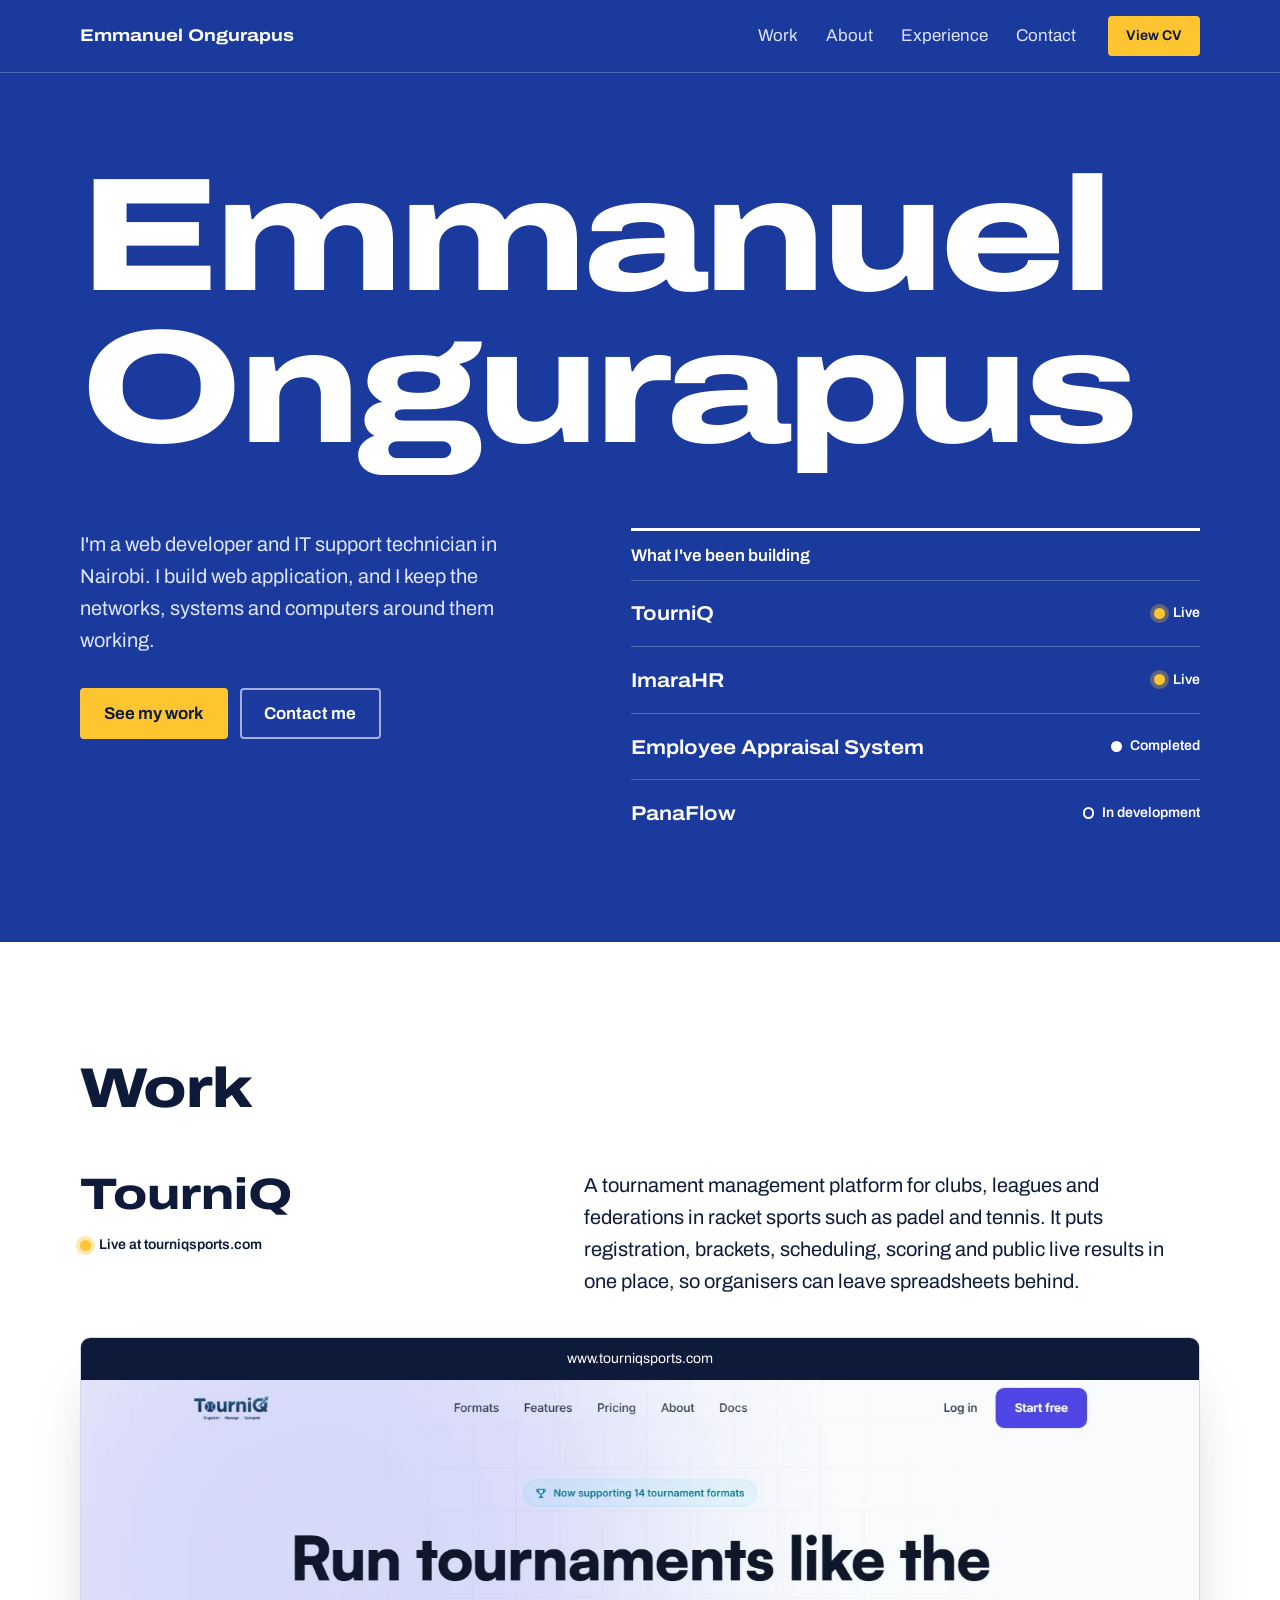
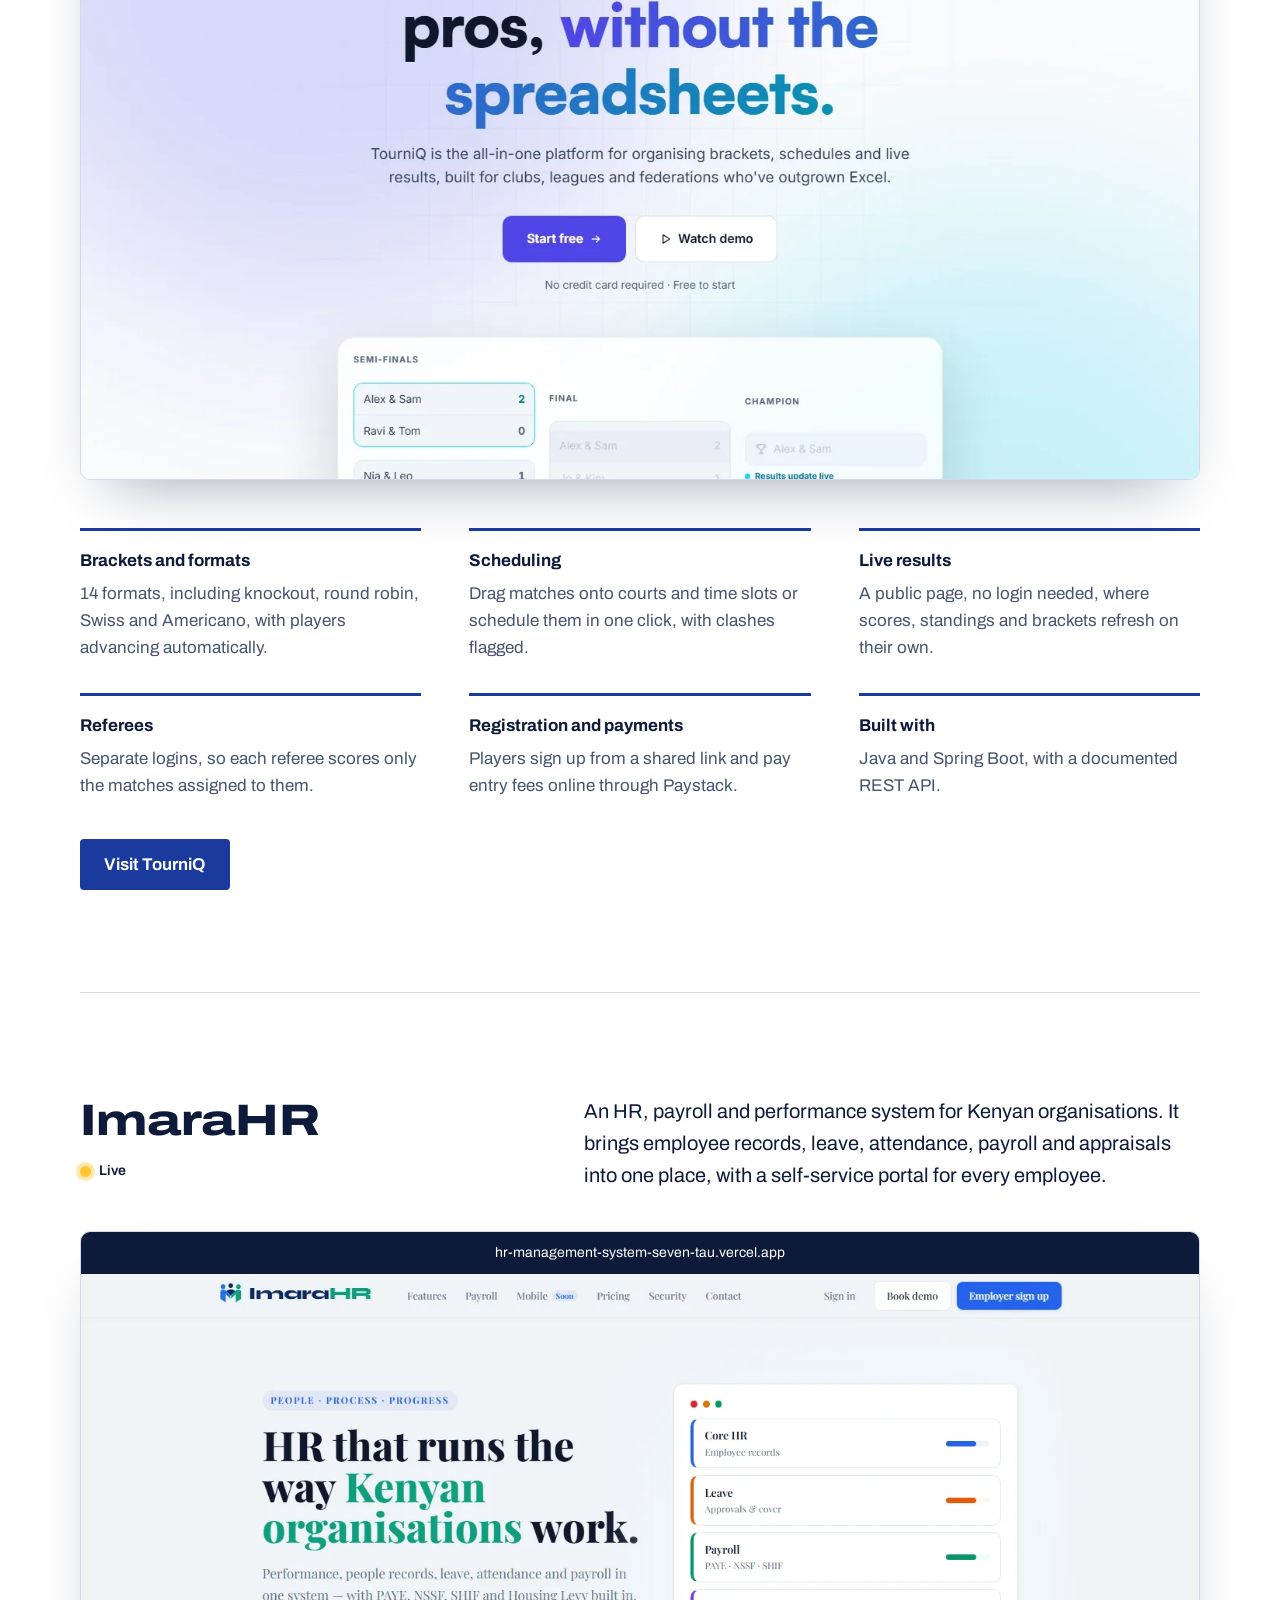
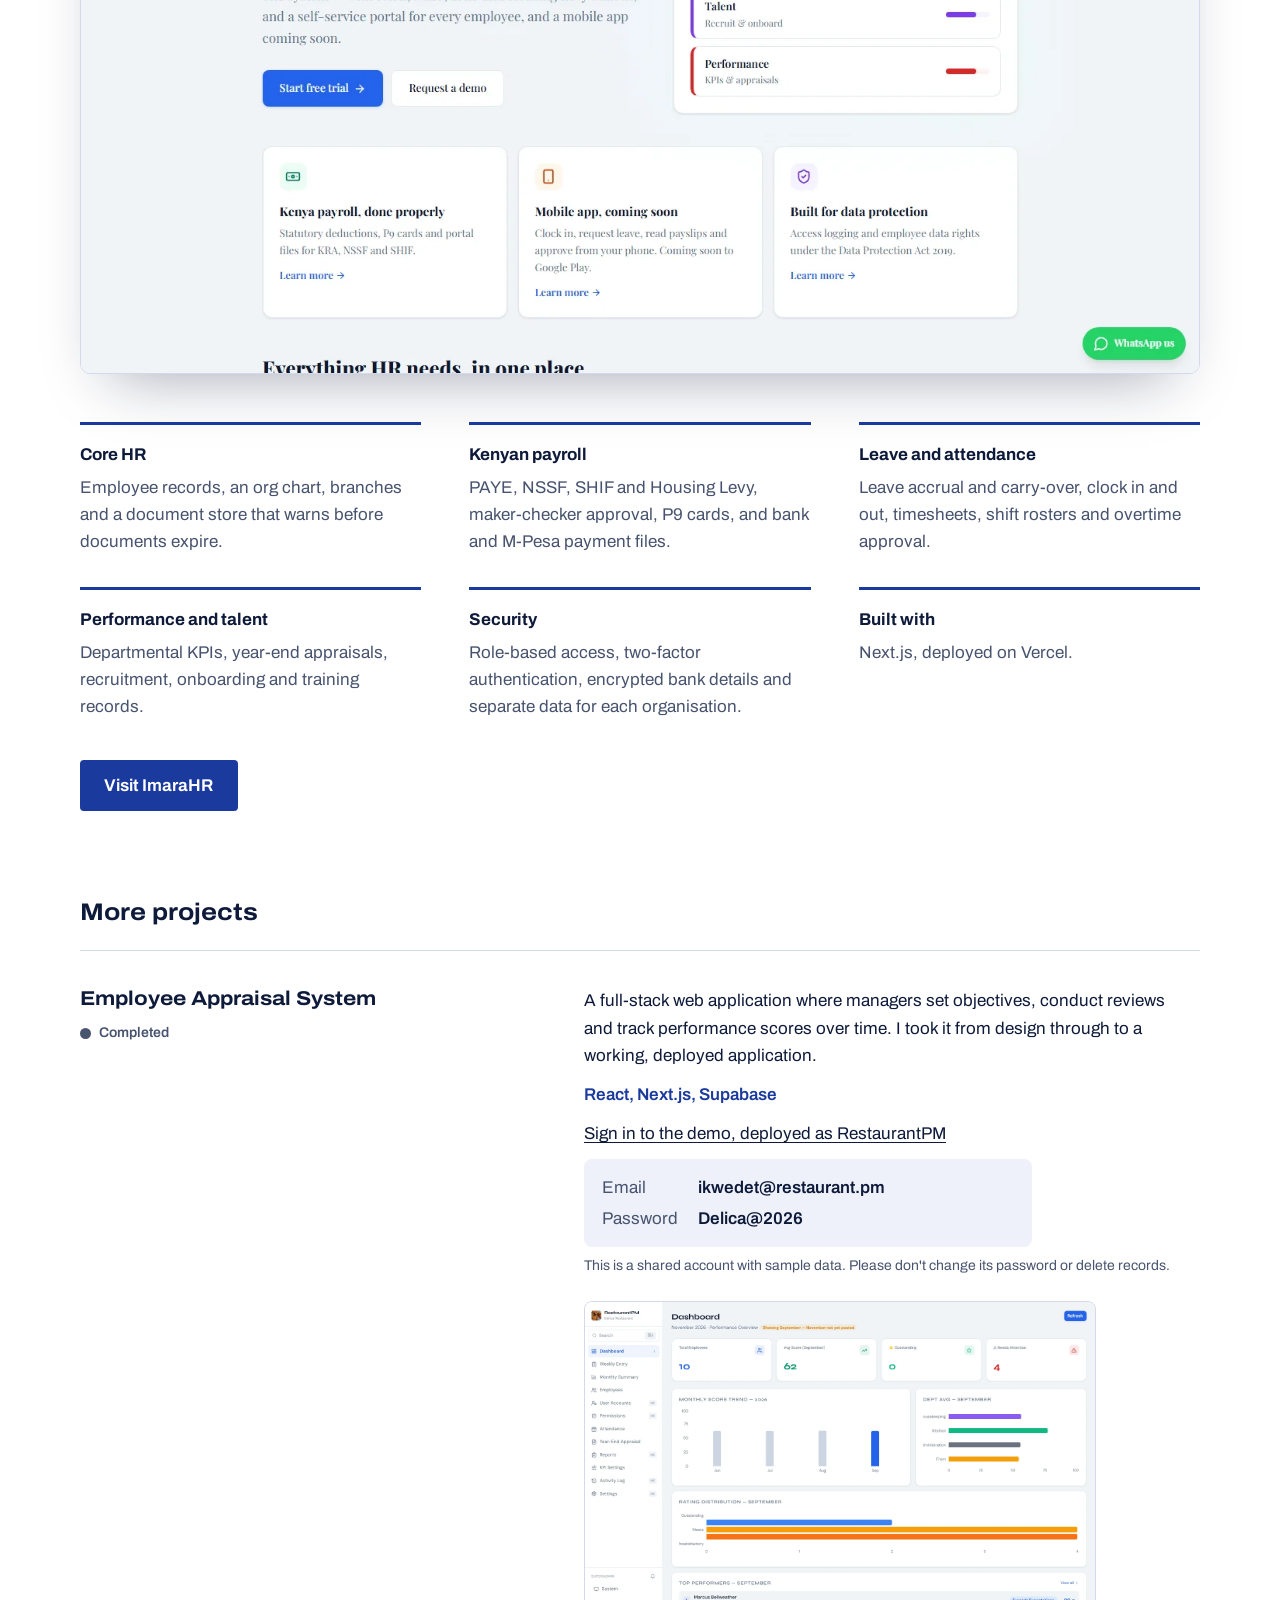
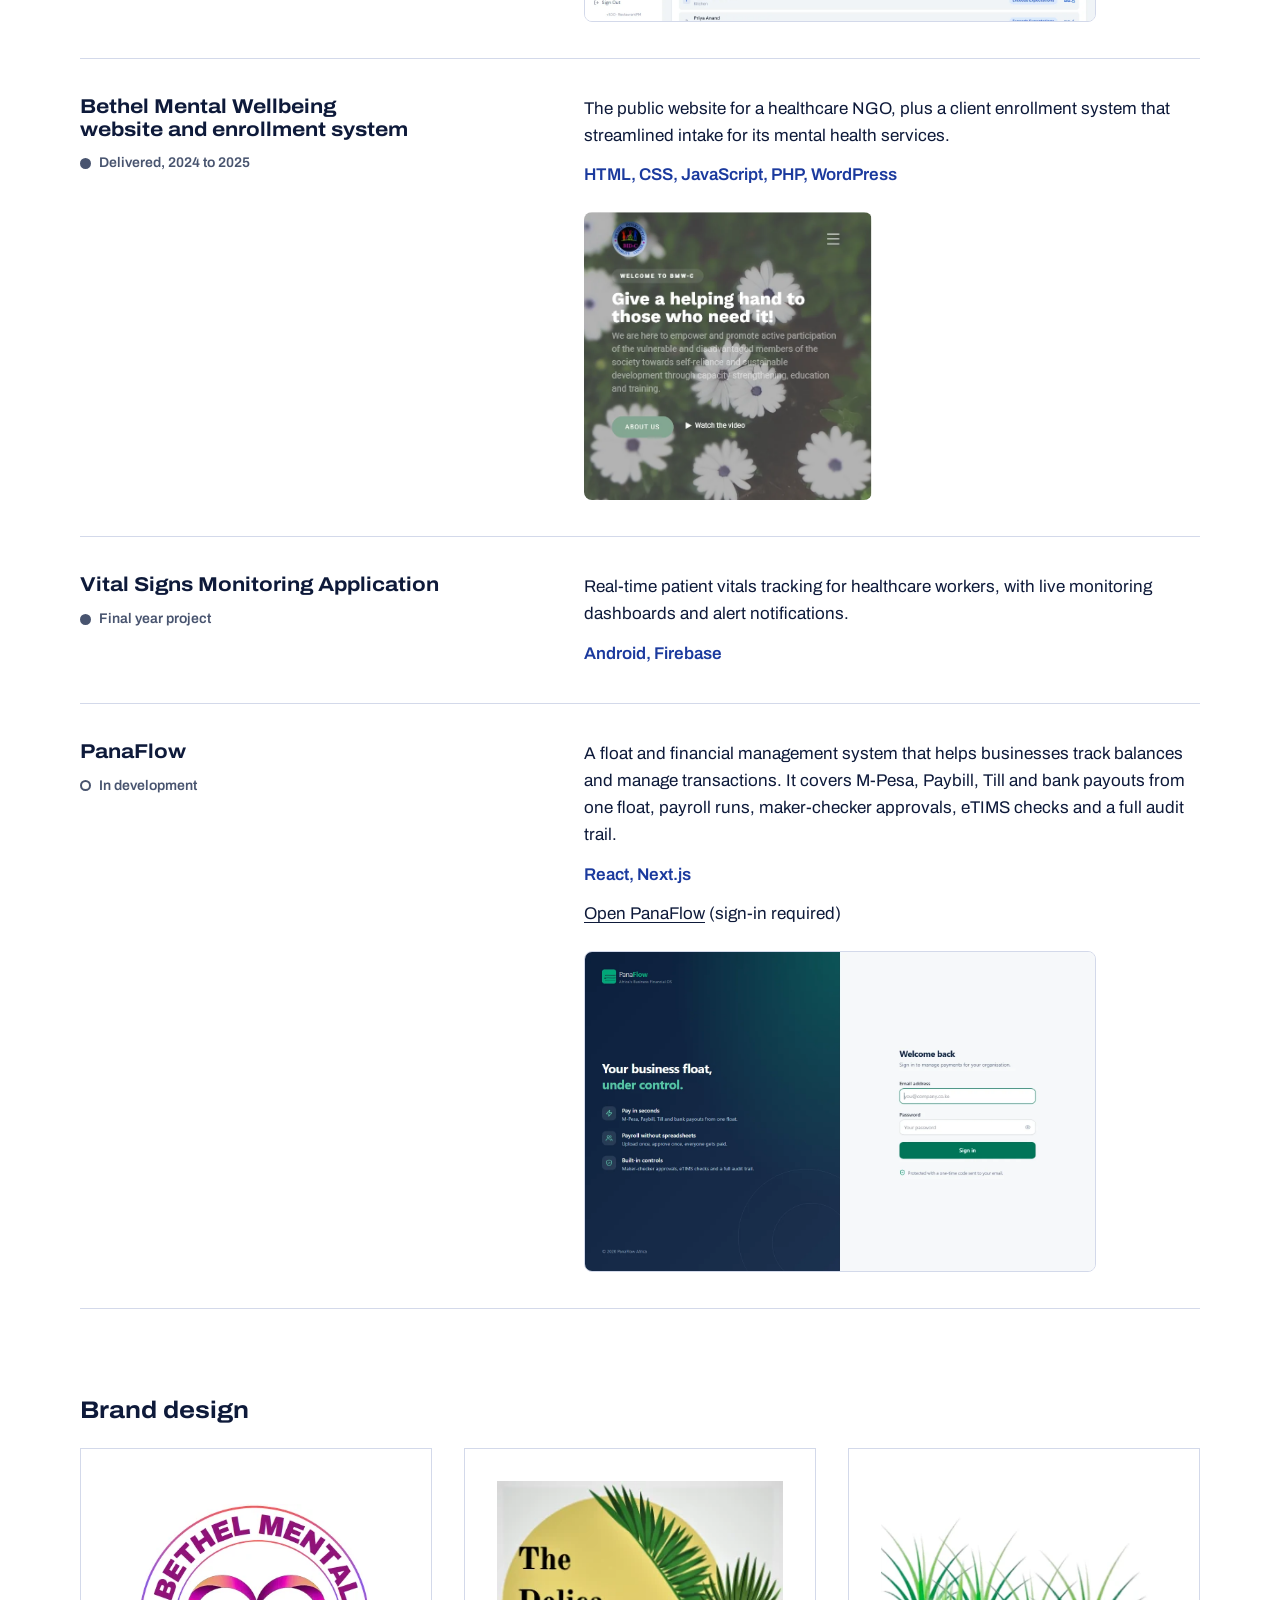
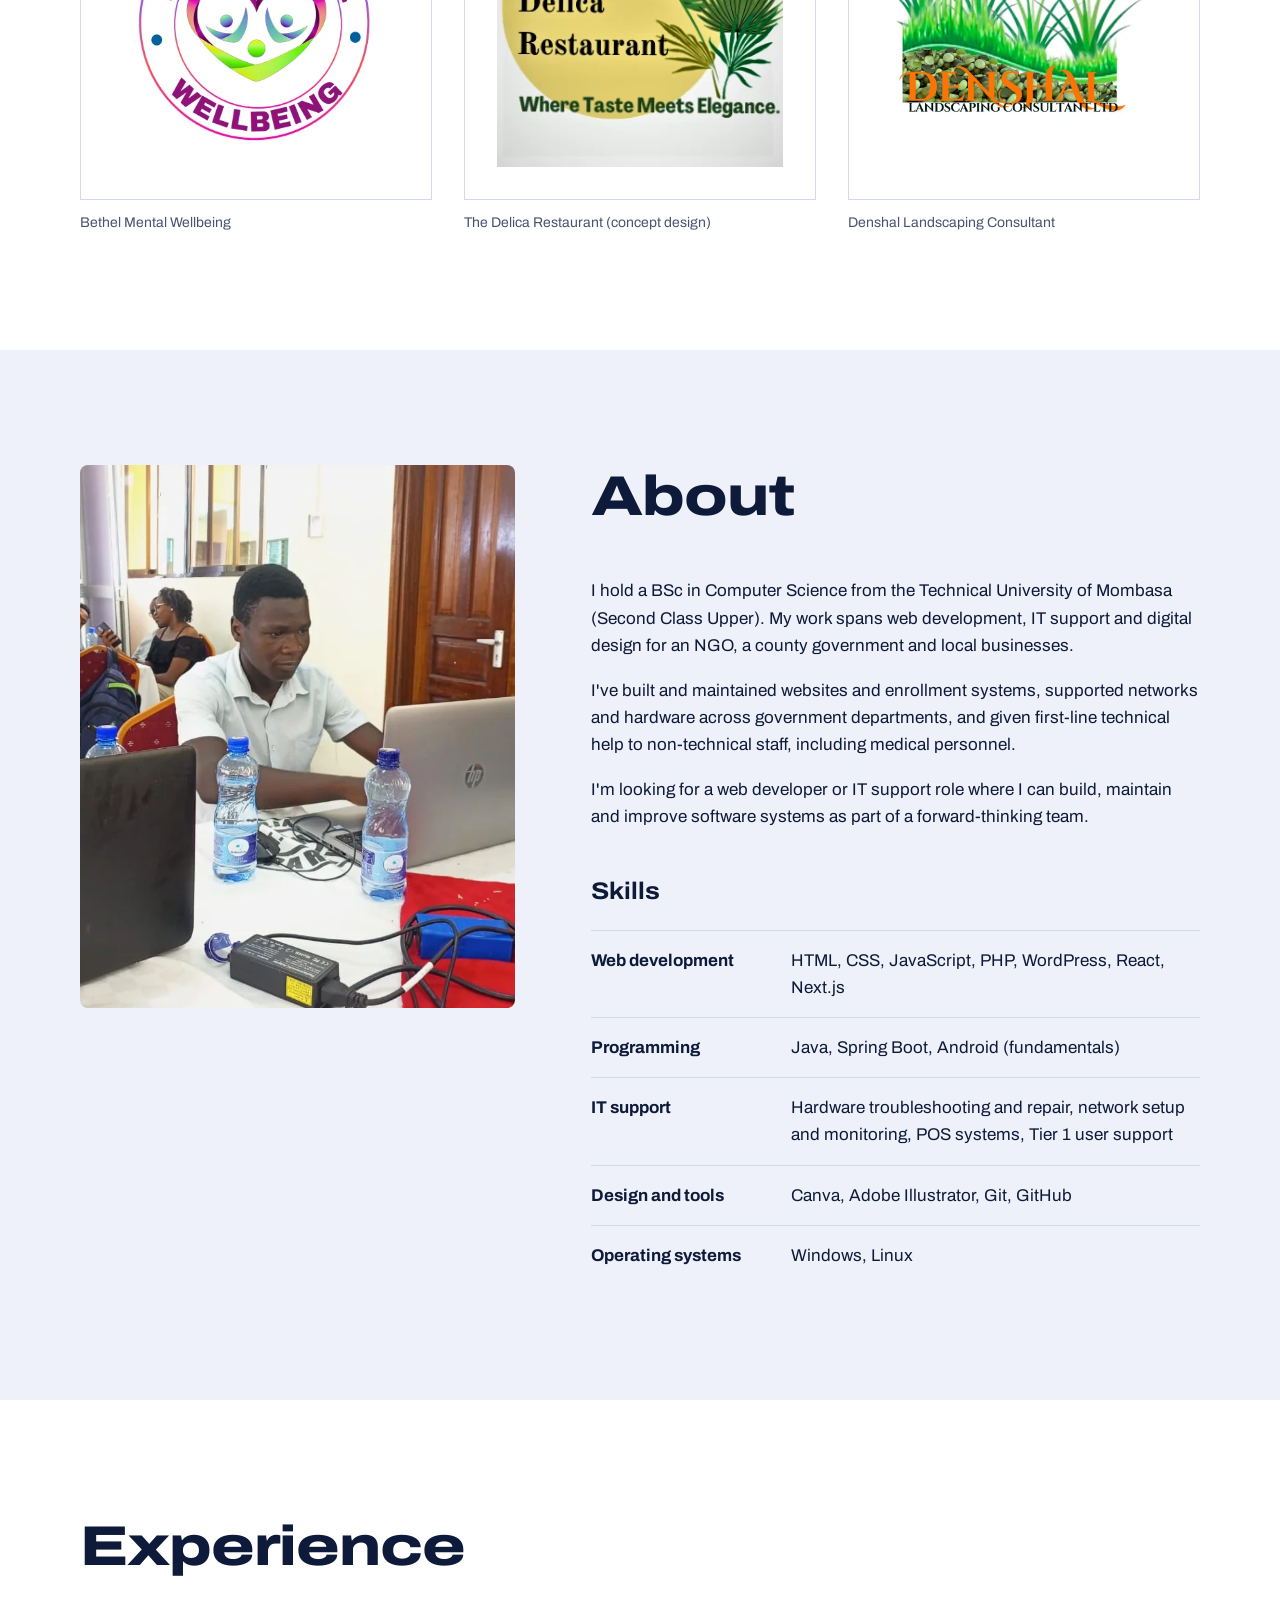
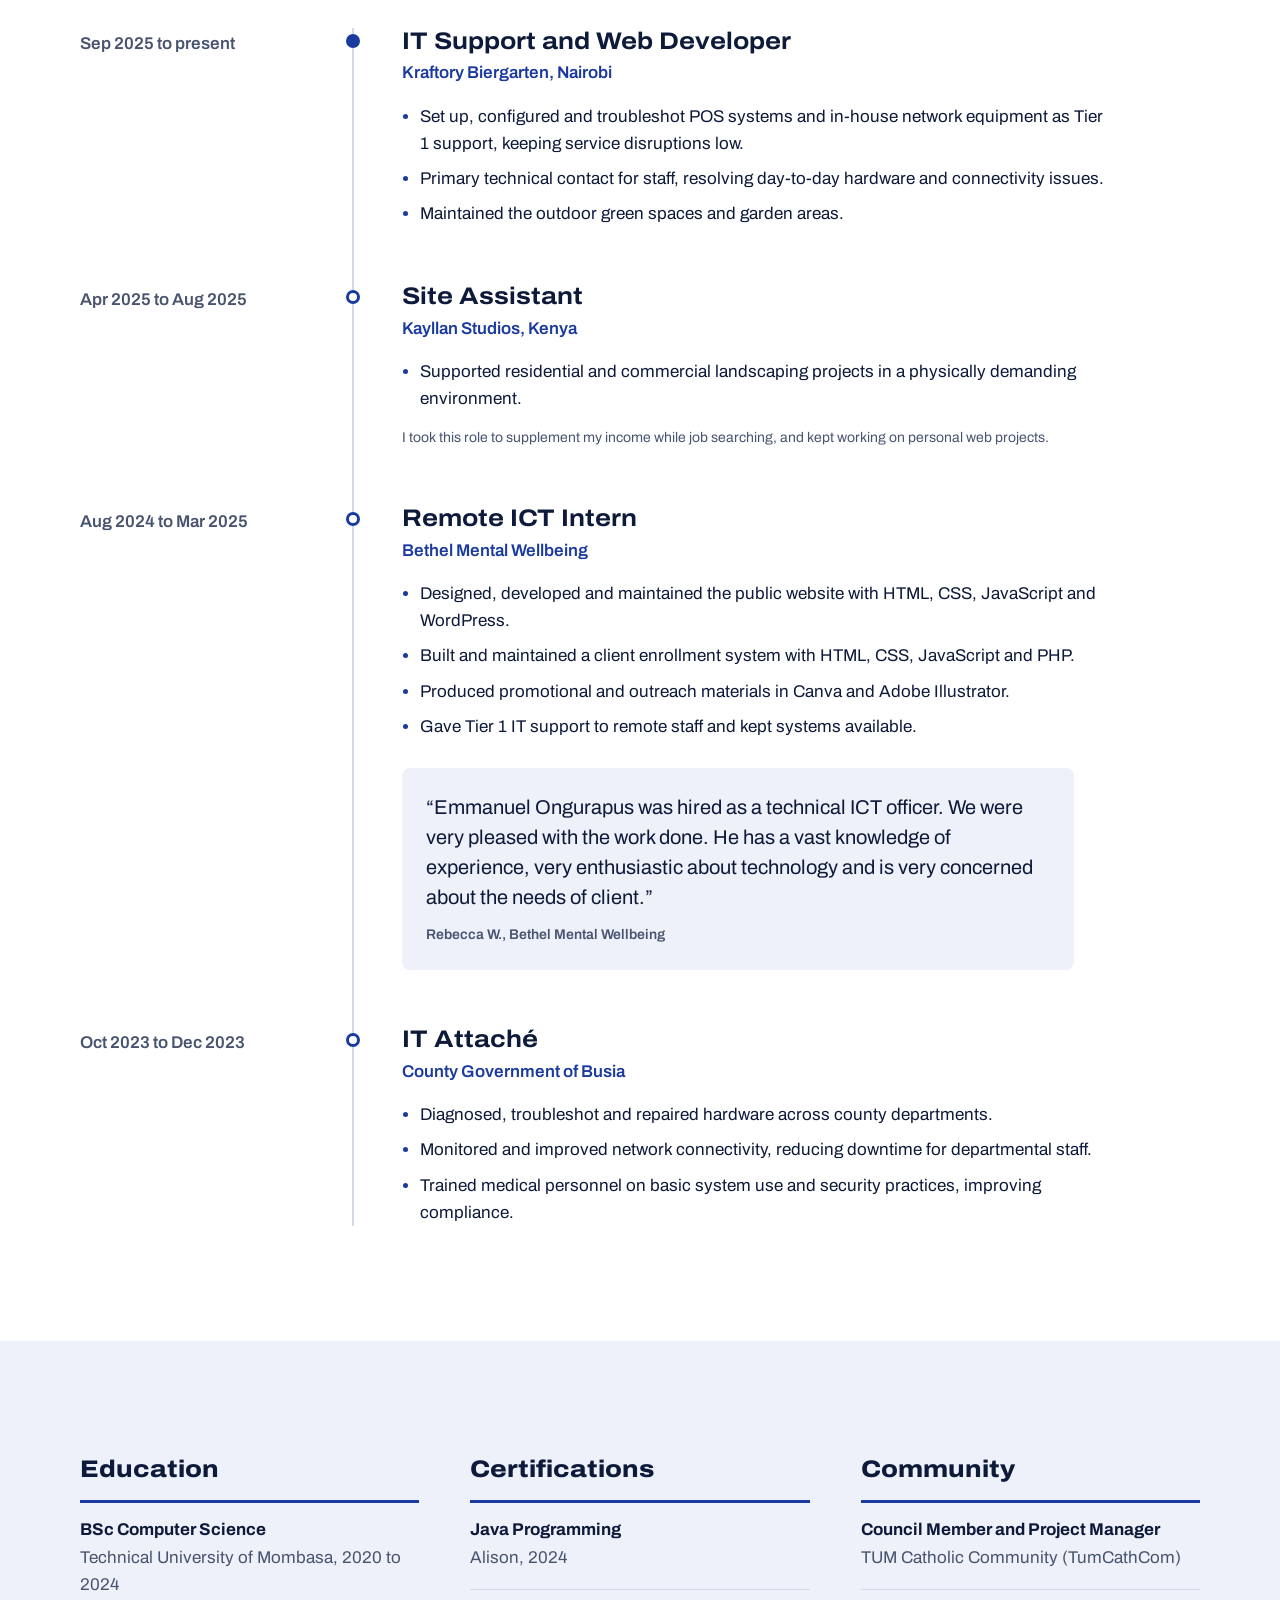
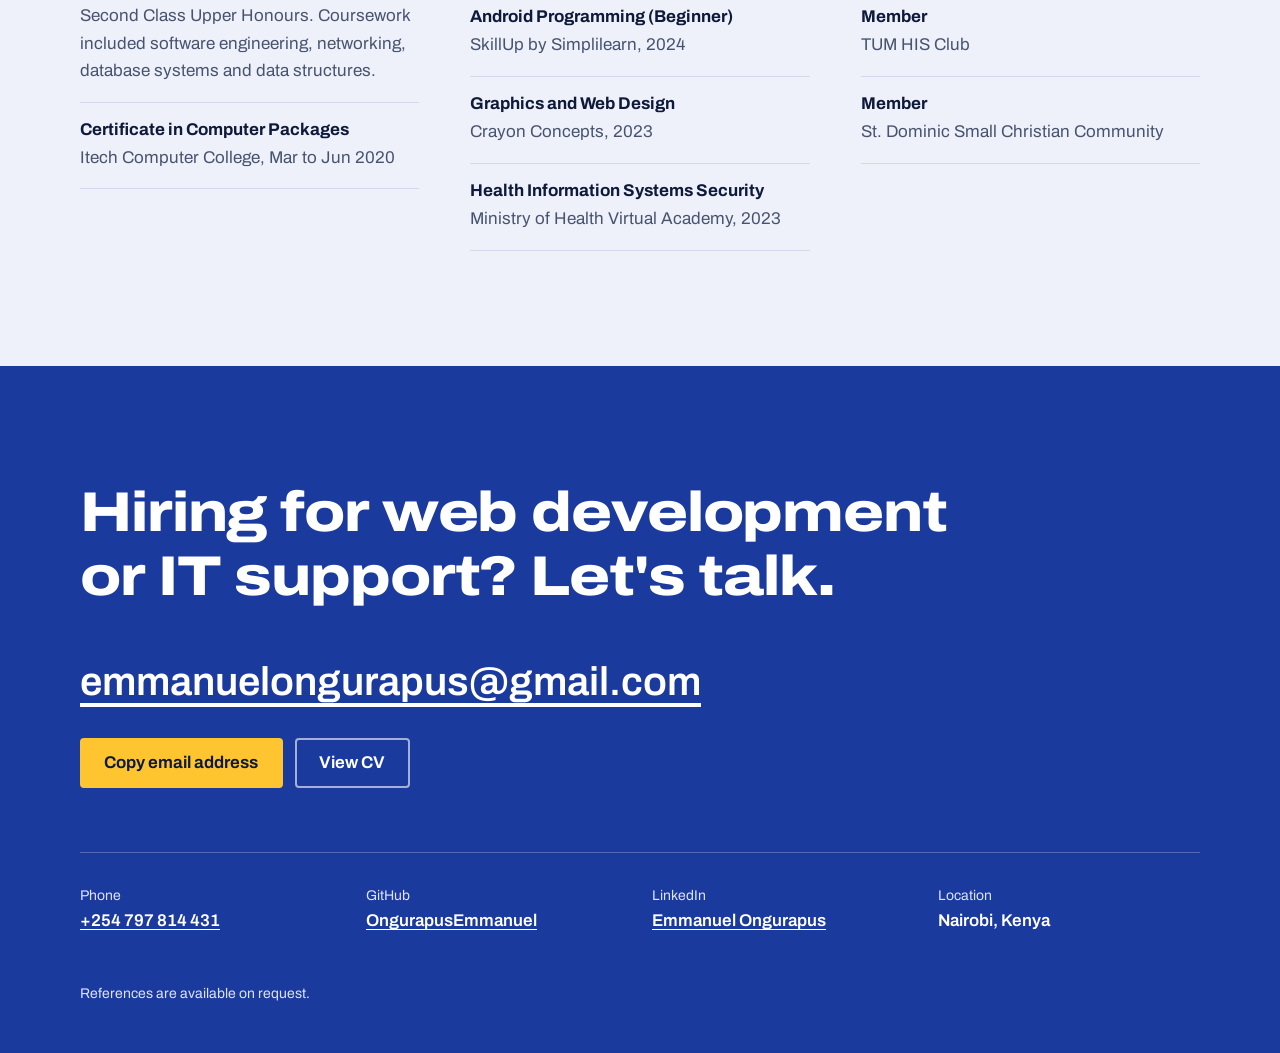
<file: index.html>
<!DOCTYPE html>
<html lang="en">

<head>
  <meta charset="UTF-8">
  <meta name="viewport" content="width=device-width, initial-scale=1">
  <title>Emmanuel Ongurapus | Web developer and IT support, Nairobi</title>
  <meta name="description" content="Emmanuel Ongurapus is a Computer Science graduate in Nairobi who builds web systems, including TourniQ and ImaraHR, and provides IT support.">
  <meta name="theme-color" content="#1b3a9e">

  <meta property="og:type" content="website">
  <meta property="og:title" content="Emmanuel Ongurapus">
  <meta property="og:description" content="Web developer and IT support in Nairobi. Builder of TourniQ, a tournament platform, and ImaraHR, an HR and payroll system.">
  <meta property="og:url" content="https://emmerhnuel-portfolio.vercel.app/">
  <meta property="og:image" content="https://emmerhnuel-portfolio.vercel.app/assets/images/tourniq-home.webp">

  <link rel="icon" href="./assets/images/logo.ico" type="image/x-icon">
  <link rel="preconnect" href="https://fonts.googleapis.com">
  <link rel="preconnect" href="https://fonts.gstatic.com" crossorigin>
  <link href="https://fonts.googleapis.com/css2?family=Archivo:wdth,wght@62..125,100..900&display=swap" rel="stylesheet">
  <link rel="stylesheet" href="./assets/css/style.css">
</head>

<body>

  <!-- cv.html builds the CV from this page (see assets/js/cv.js). Editing text here updates the CV too. -->

  <a class="skip-link" href="#main">Skip to content</a>

  <header class="site-header">
    <div class="wrap header-row">
      <a class="home-link" href="#top">Emmanuel Ongurapus</a>
      <nav aria-label="Main">
        <ul class="nav-list">
          <li><a href="#work">Work</a></li>
          <li><a href="#about">About</a></li>
          <li><a href="#experience">Experience</a></li>
          <li><a href="#contact">Contact</a></li>
        </ul>
      </nav>
      <a class="button button-small" href="./cv.html">View CV</a>
    </div>
  </header>

  <main id="main">

    <!-- Hero: name, what he does, and the current state of each project -->
    <section class="hero" id="top">
      <div class="wrap">
        <h1 class="hero-name">Emmanuel <br>Ongurapus</h1>

        <div class="hero-grid">
          <div class="hero-intro">
            <p>I'm a web developer and IT support technician in Nairobi. I build web application, and I keep the networks, systems and computers around them working.</p>
            <div class="actions">
              <a class="button" href="#work">See my work</a>
              <a class="button button-outline" href="#contact">Contact me</a>
            </div>
          </div>

          <div class="board">
            <h2 class="board-title">What I've been building</h2>
            <ul>
              <li>
                <a href="#tourniq">
                  <span class="board-name">TourniQ</span>
                  <span class="status status-live">Live</span>
                </a>
              </li>
              <li>
                <a href="#imarahr">
                  <span class="board-name">ImaraHR</span>
                  <span class="status status-live">Live</span>
                </a>
              </li>
              <li>
                <a href="#appraisal">
                  <span class="board-name">Employee Appraisal System</span>
                  <span class="status status-done">Completed</span>
                </a>
              </li>
              <!-- Kraftory website is hidden: remove the "hidden" attribute here and on the two other places marked like this -->
              <li hidden>
                <a href="#kraftory">
                  <span class="board-name">Kraftory Biergarten website</span>
                  <span class="status status-wip">In development</span>
                </a>
              </li>
              <li>
                <a href="#panaflow">
                  <span class="board-name">PanaFlow</span>
                  <span class="status status-wip">In development</span>
                </a>
              </li>
            </ul>
          </div>
        </div>
      </div>
    </section>


    <!-- Work -->
    <section class="section" id="work">
      <div class="wrap">
        <h2 class="section-title">Work</h2>

        <article class="feature" id="tourniq">
          <div class="feature-head">
            <div>
              <h3 class="feature-title">TourniQ</h3>
              <p class="status status-live">Live at tourniqsports.com</p>
            </div>
            <p class="feature-lead">A tournament management platform for clubs, leagues and federations in racket sports such as padel and tennis. It puts registration, brackets, scheduling, scoring and public live results in one place, so organisers can leave spreadsheets behind.</p>
          </div>

          <a class="browser" href="https://www.tourniqsports.com" target="_blank" rel="noopener">
            <span class="browser-bar" aria-hidden="true">www.tourniqsports.com</span>
            <img src="./assets/images/tourniq-home.webp" width="1440" height="900" loading="lazy"
              alt="TourniQ home page with the headline: Run tournaments like the pros, without the spreadsheets">
          </a>

          <dl class="feature-list">
            <div>
              <dt>Brackets and formats</dt>
              <dd>14 formats, including knockout, round robin, Swiss and Americano, with players advancing automatically.</dd>
            </div>
            <div>
              <dt>Scheduling</dt>
              <dd>Drag matches onto courts and time slots or schedule them in one click, with clashes flagged.</dd>
            </div>
            <div>
              <dt>Live results</dt>
              <dd>A public page, no login needed, where scores, standings and brackets refresh on their own.</dd>
            </div>
            <div>
              <dt>Referees</dt>
              <dd>Separate logins, so each referee scores only the matches assigned to them.</dd>
            </div>
            <div>
              <dt>Registration and payments</dt>
              <dd>Players sign up from a shared link and pay entry fees online through Paystack.</dd>
            </div>
            <div>
              <dt>Built with</dt>
              <dd>Java and Spring Boot, with a documented REST API.</dd>
            </div>
          </dl>

          <p><a class="button button-solid" href="https://www.tourniqsports.com" target="_blank" rel="noopener">Visit TourniQ</a></p>
        </article>

        <article class="feature" id="imarahr">
          <div class="feature-head">
            <div>
              <h3 class="feature-title">ImaraHR</h3>
              <p class="status status-live">Live</p>
            </div>
            <p class="feature-lead">An HR, payroll and performance system for Kenyan organisations. It brings employee records, leave, attendance, payroll and appraisals into one place, with a self-service portal for every employee.</p>
          </div>

          <a class="browser" href="https://hr-management-system-seven-tau.vercel.app/" target="_blank" rel="noopener">
            <span class="browser-bar" aria-hidden="true">hr-management-system-seven-tau.vercel.app</span>
            <img src="./assets/images/imarahr-home.webp" width="1440" height="900" loading="lazy"
              alt="ImaraHR home page with the headline: HR that runs the way Kenyan organisations work">
          </a>

          <dl class="feature-list">
            <div>
              <dt>Core HR</dt>
              <dd>Employee records, an org chart, branches and a document store that warns before documents expire.</dd>
            </div>
            <div>
              <dt>Kenyan payroll</dt>
              <dd>PAYE, NSSF, SHIF and Housing Levy, maker-checker approval, P9 cards, and bank and M-Pesa payment files.</dd>
            </div>
            <div>
              <dt>Leave and attendance</dt>
              <dd>Leave accrual and carry-over, clock in and out, timesheets, shift rosters and overtime approval.</dd>
            </div>
            <div>
              <dt>Performance and talent</dt>
              <dd>Departmental KPIs, year-end appraisals, recruitment, onboarding and training records.</dd>
            </div>
            <div>
              <dt>Security</dt>
              <dd>Role-based access, two-factor authentication, encrypted bank details and separate data for each organisation.</dd>
            </div>
            <div>
              <dt>Built with</dt>
              <dd>Next.js, deployed on Vercel.</dd>
            </div>
          </dl>

          <p><a class="button button-solid" href="https://hr-management-system-seven-tau.vercel.app/" target="_blank" rel="noopener">Visit ImaraHR</a></p>
        </article>

        <h3 class="sub-title">More projects</h3>

        <ul class="project-list">
          <li class="project" id="appraisal">
            <div class="project-head">
              <h4>Employee Appraisal System</h4>
              <p class="status status-done">Completed</p>
            </div>
            <div class="project-body">
              <p>A full-stack web application where managers set objectives, conduct reviews and track performance scores over time. I took it from design through to a working, deployed application.</p>
              <p class="stack">React, Next.js, Supabase</p>
              <p><a href="https://employee-appraisal-three.vercel.app/login" target="_blank" rel="noopener">Sign in to the demo, deployed as RestaurantPM</a></p>
              <dl class="demo-login">
                <dt>Email</dt>
                <dd>ikwedet@restaurant.pm</dd>
                <dt>Password</dt>
                <dd>Delica@2026</dd>
              </dl>
              <p class="demo-note">This is a shared account with sample data. Please don't change its password or delete records.</p>
              <img class="project-shot project-shot-wide" src="./assets/images/appraisal-dashboard.webp" width="1440" height="900" loading="lazy"
                alt="Appraisal dashboard showing employee totals, average scores, monthly trend and department ratings">
            </div>
          </li>

          <li class="project" id="bethel">
            <div class="project-head">
              <h4>Bethel Mental Wellbeing website and enrollment system</h4>
              <p class="status status-done">Delivered, 2024 to 2025</p>
            </div>
            <div class="project-body">
              <p>The public website for a healthcare NGO, plus a client enrollment system that streamlined intake for its mental health services.</p>
              <p class="stack">HTML, CSS, JavaScript, PHP, WordPress</p>
              <img class="project-shot" src="./assets/images/bethel-website.webp" width="653" height="653" loading="lazy"
                alt="Mobile view of the Bethel website: Give a helping hand to those who need it">
            </div>
          </li>

          <li class="project" id="vitals">
            <div class="project-head">
              <h4>Vital Signs Monitoring Application</h4>
              <p class="status status-done">Final year project</p>
            </div>
            <div class="project-body">
              <p>Real-time patient vitals tracking for healthcare workers, with live monitoring dashboards and alert notifications.</p>
              <p class="stack">Android, Firebase</p>
            </div>
          </li>

          <!-- Kraftory website is hidden: remove the "hidden" attribute to show it -->
          <li class="project" id="kraftory" hidden>
            <div class="project-head">
              <h4>Kraftory Biergarten website</h4>
              <p class="status status-wip">In development</p>
            </div>
            <div class="project-body">
              <p>The official website for the Nairobi venue where I work, covering venue information, events and bookings, built from real business requirements.</p>
              <p class="stack">React</p>
            </div>
          </li>

          <li class="project" id="panaflow">
            <div class="project-head">
              <h4>PanaFlow</h4>
              <p class="status status-wip">In development</p>
            </div>
            <div class="project-body">
              <p>A float and financial management system that helps businesses track balances and manage transactions. It covers M-Pesa, Paybill, Till and bank payouts from one float, payroll runs, maker-checker approvals, eTIMS checks and a full audit trail.</p>
              <p class="stack">React, Next.js</p>
              <p><a href="https://panaflow1.vercel.app/" target="_blank" rel="noopener">Open PanaFlow</a> (sign-in required)</p>
              <img class="project-shot project-shot-wide" src="./assets/images/panaflow-signin.webp" width="1440" height="900" loading="lazy"
                alt="PanaFlow sign-in page with the headline: Your business float, under control">
            </div>
          </li>
        </ul>

        <h3 class="sub-title">Brand design</h3>

        <ul class="logo-list">
          <li>
            <figure>
              <img src="./assets/images/logo-bethel.webp" width="413" height="346" loading="lazy" alt="Bethel Mental Wellbeing logo">
              <figcaption>Bethel Mental Wellbeing</figcaption>
            </figure>
          </li>
          <li>
            <figure>
              <img src="./assets/images/logo-delica.webp" width="308" height="309" loading="lazy" alt="The Delica Restaurant logo">
              <figcaption>The Delica Restaurant (concept design)</figcaption>
            </figure>
          </li>
          <li>
            <figure>
              <img src="./assets/images/logo-denshal.webp" width="480" height="480" loading="lazy" alt="Denshal Landscaping Consultant logo">
              <figcaption>Denshal Landscaping Consultant</figcaption>
            </figure>
          </li>
        </ul>
      </div>
    </section>


    <!-- About and skills -->
    <section class="section section-tint" id="about">
      <div class="wrap about-grid">
        <figure class="portrait">
          <img src="./assets/images/emmanuel-at-work.webp" width="640" height="800" loading="lazy"
            alt="Emmanuel working on a laptop at a shared table">
        </figure>

        <div>
          <h2 class="section-title">About</h2>
          <div class="prose">
            <p>I hold a BSc in Computer Science from the Technical University of Mombasa (Second Class Upper). My work spans web development, IT support and digital design for an NGO, a county government and local businesses.</p>
            <p>I've built and maintained websites and enrollment systems, supported networks and hardware across government departments, and given first-line technical help to non-technical staff, including medical personnel.</p>
            <p>I'm looking for a web developer or IT support role where I can build, maintain and improve software systems as part of a forward-thinking team.</p>
          </div>

          <h3 class="sub-title">Skills</h3>
          <dl class="skills">
            <div>
              <dt>Web development</dt>
              <dd>HTML, CSS, JavaScript, PHP, WordPress, React, Next.js</dd>
            </div>
            <div>
              <dt>Programming</dt>
              <dd>Java, Spring Boot, Android (fundamentals)</dd>
            </div>
            <div>
              <dt>IT support</dt>
              <dd>Hardware troubleshooting and repair, network setup and monitoring, POS systems, Tier 1 user support</dd>
            </div>
            <div>
              <dt>Design and tools</dt>
              <dd>Canva, Adobe Illustrator, Git, GitHub</dd>
            </div>
            <div>
              <dt>Operating systems</dt>
              <dd>Windows, Linux</dd>
            </div>
          </dl>
        </div>
      </div>
    </section>


    <!-- Experience -->
    <section class="section" id="experience">
      <div class="wrap">
        <h2 class="section-title">Experience</h2>

        <ol class="timeline">
          <li class="role">
            <p class="role-dates"><time datetime="2025-09">Sep 2025</time> to present</p>
            <div class="role-body">
              <h3>IT Support and Web Developer</h3>
              <p class="role-org">Kraftory Biergarten, Nairobi</p>
              <ul>
                <!-- Kraftory website is hidden: remove the "hidden" attribute to show it -->
                <li hidden>Developing the organisation's official website in React on my own, turning business requirements into a responsive, customer-facing site.</li>
                <li>Set up, configured and troubleshot POS systems and in-house network equipment as Tier 1 support, keeping service disruptions low.</li>
                <li>Primary technical contact for staff, resolving day-to-day hardware and connectivity issues.</li>
                <li>Maintained the outdoor green spaces and garden areas.</li>
              </ul>
            </div>
          </li>

          <li class="role">
            <p class="role-dates"><time datetime="2025-04">Apr 2025</time> to <time datetime="2025-08">Aug 2025</time></p>
            <div class="role-body">
              <h3>Site Assistant</h3>
              <p class="role-org">Kayllan Studios, Kenya</p>
              <ul>
                <li>Supported residential and commercial landscaping projects in a physically demanding environment.</li>
              </ul>
              <p class="role-note">I took this role to supplement my income while job searching, and kept working on personal web projects.</p>
            </div>
          </li>

          <li class="role">
            <p class="role-dates"><time datetime="2024-08">Aug 2024</time> to <time datetime="2025-03">Mar 2025</time></p>
            <div class="role-body">
              <h3>Remote ICT Intern</h3>
              <p class="role-org">Bethel Mental Wellbeing</p>
              <ul>
                <li>Designed, developed and maintained the public website with HTML, CSS, JavaScript and WordPress.</li>
                <li>Built and maintained a client enrollment system with HTML, CSS, JavaScript and PHP.</li>
                <li>Produced promotional and outreach materials in Canva and Adobe Illustrator.</li>
                <li>Gave Tier 1 IT support to remote staff and kept systems available.</li>
              </ul>
              <figure class="quote">
                <blockquote>
                  <p>Emmanuel Ongurapus was hired as a technical ICT officer. We were very pleased with the work done. He has a vast knowledge of experience, very enthusiastic about technology and is very concerned about the needs of client.</p>
                </blockquote>
                <figcaption>Rebecca W., Bethel Mental Wellbeing</figcaption>
              </figure>
            </div>
          </li>

          <li class="role">
            <p class="role-dates"><time datetime="2023-10">Oct 2023</time> to <time datetime="2023-12">Dec 2023</time></p>
            <div class="role-body">
              <h3>IT Attaché</h3>
              <p class="role-org">County Government of Busia</p>
              <ul>
                <li>Diagnosed, troubleshot and repaired hardware across county departments.</li>
                <li>Monitored and improved network connectivity, reducing downtime for departmental staff.</li>
                <li>Trained medical personnel on basic system use and security practices, improving compliance.</li>
              </ul>
            </div>
          </li>
        </ol>
      </div>
    </section>


    <!-- Education, certifications, community -->
    <section class="section section-tint" id="education">
      <div class="wrap columns">
        <div>
          <h2 class="column-title">Education</h2>
          <ul class="record-list">
            <li>
              <h3>BSc Computer Science</h3>
              <p>Technical University of Mombasa, 2020 to 2024</p>
              <p>Second Class Upper Honours. Coursework included software engineering, networking, database systems and data structures.</p>
            </li>
            <li>
              <h3>Certificate in Computer Packages</h3>
              <p>Itech Computer College, Mar to Jun 2020</p>
            </li>
          </ul>
        </div>

        <div>
          <h2 class="column-title">Certifications</h2>
          <ul class="record-list">
            <li>
              <h3>Java Programming</h3>
              <p>Alison, 2024</p>
            </li>
            <li>
              <h3>Android Programming (Beginner)</h3>
              <p>SkillUp by Simplilearn, 2024</p>
            </li>
            <li>
              <h3>Graphics and Web Design</h3>
              <p>Crayon Concepts, 2023</p>
            </li>
            <li>
              <h3>Health Information Systems Security</h3>
              <p>Ministry of Health Virtual Academy, 2023</p>
            </li>
          </ul>
        </div>

        <div>
          <h2 class="column-title">Community</h2>
          <ul class="record-list">
            <li>
              <h3>Council Member and Project Manager</h3>
              <p>TUM Catholic Community (TumCathCom)</p>
            </li>
            <li>
              <h3>Member</h3>
              <p>TUM HIS Club</p>
            </li>
            <li>
              <h3>Member</h3>
              <p>St. Dominic Small Christian Community</p>
            </li>
          </ul>
        </div>
      </div>
    </section>


    <!-- Contact -->
    <section class="contact" id="contact">
      <div class="wrap">
        <h2 class="contact-title">Hiring for web development or IT support? Let's talk.</h2>

        <p class="contact-email">
          <a href="mailto:emmanuelongurapus@gmail.com">emmanuelongurapus@gmail.com</a>
        </p>
        <div class="actions">
          <button class="button" type="button" data-copy="emmanuelongurapus@gmail.com">Copy email address</button>
          <a class="button button-outline" href="./cv.html">View CV</a>
          <span class="copy-status" role="status" data-copy-status></span>
        </div>

        <dl class="contact-list">
          <div>
            <dt>Phone</dt>
            <dd><a href="tel:+254797814431">+254 797 814 431</a></dd>
          </div>
          <div>
            <dt>GitHub</dt>
            <dd><a href="https://github.com/OngurapusEmmanuel" target="_blank" rel="noopener">OngurapusEmmanuel</a></dd>
          </div>
          <div>
            <dt>LinkedIn</dt>
            <dd><a href="https://www.linkedin.com/in/emmanuel-ongurapus-25880a219/" target="_blank" rel="noopener">Emmanuel Ongurapus</a></dd>
          </div>
          <div>
            <dt>Location</dt>
            <dd>Nairobi, Kenya</dd>
          </div>
        </dl>

        <p class="footnote">References are available on request.</p>
      </div>
    </section>

  </main>

  <script src="./assets/js/script.js"></script>
</body>

</html>
</file>
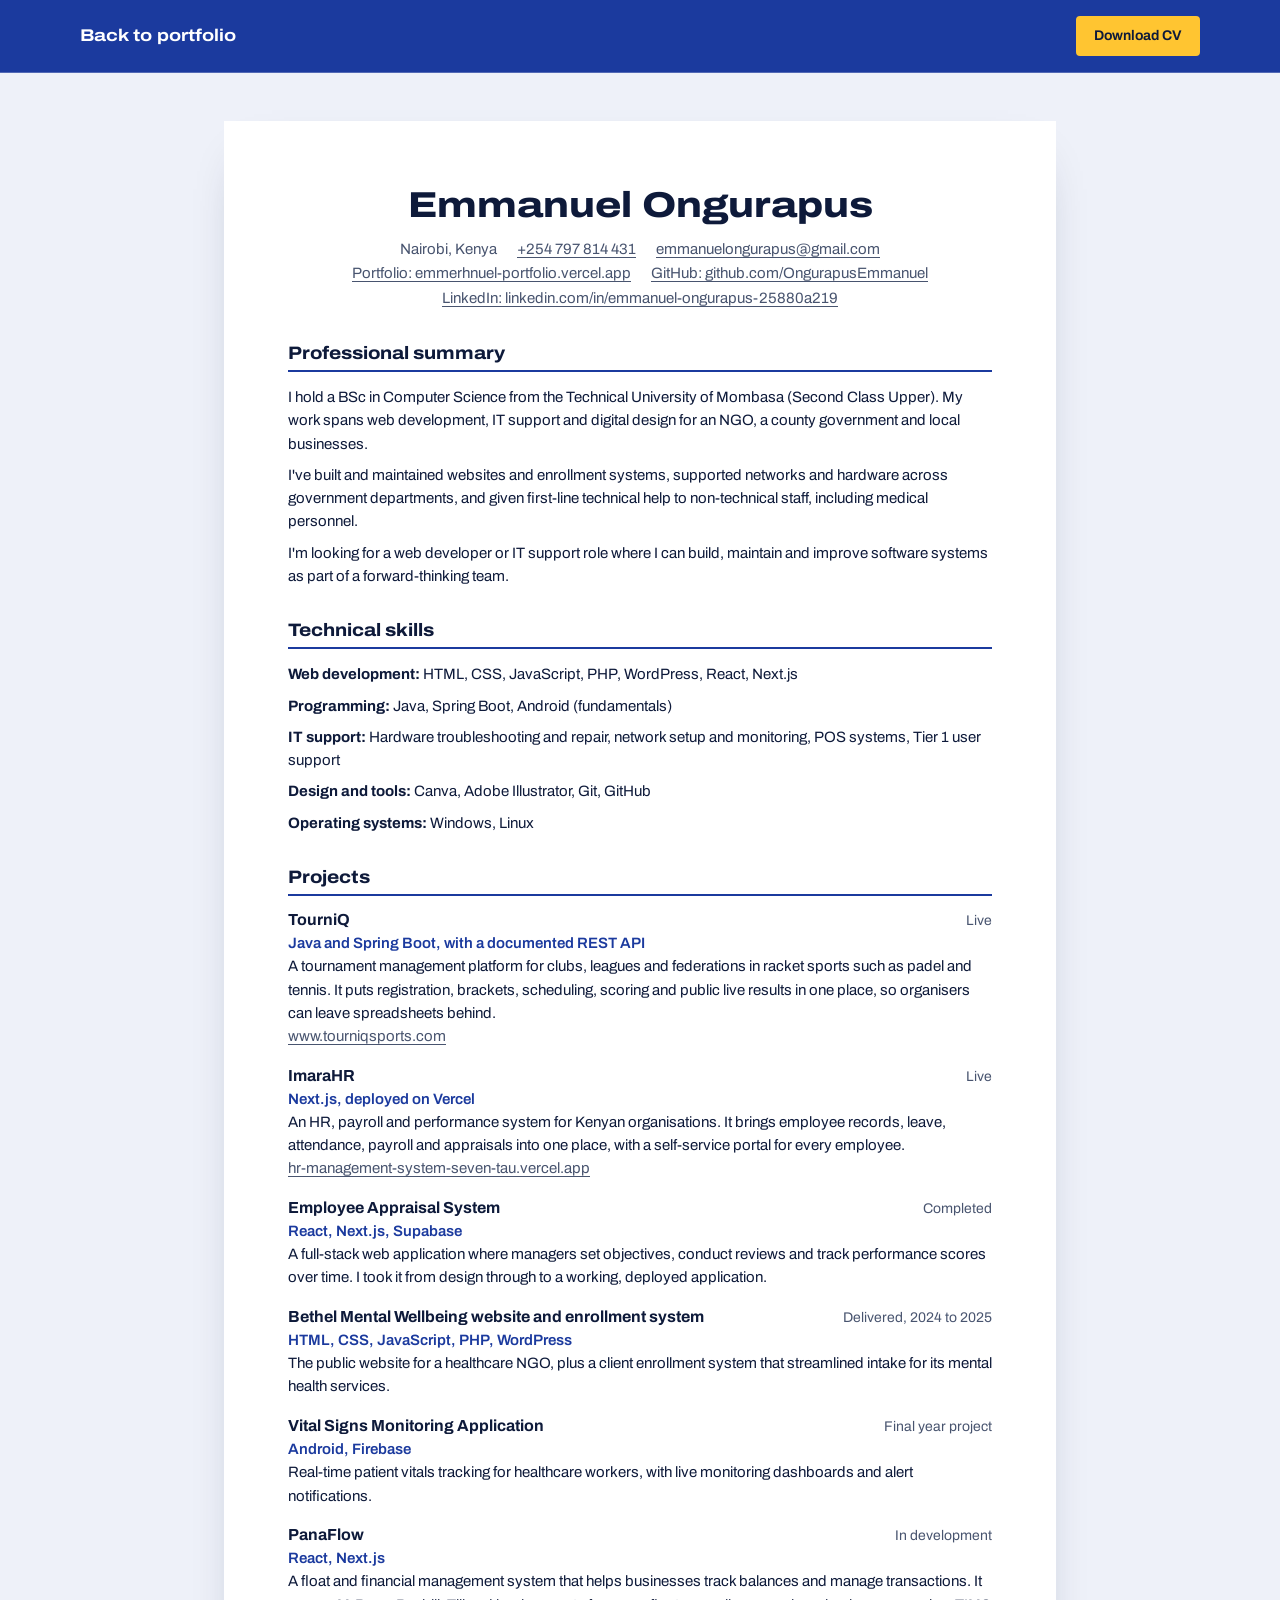
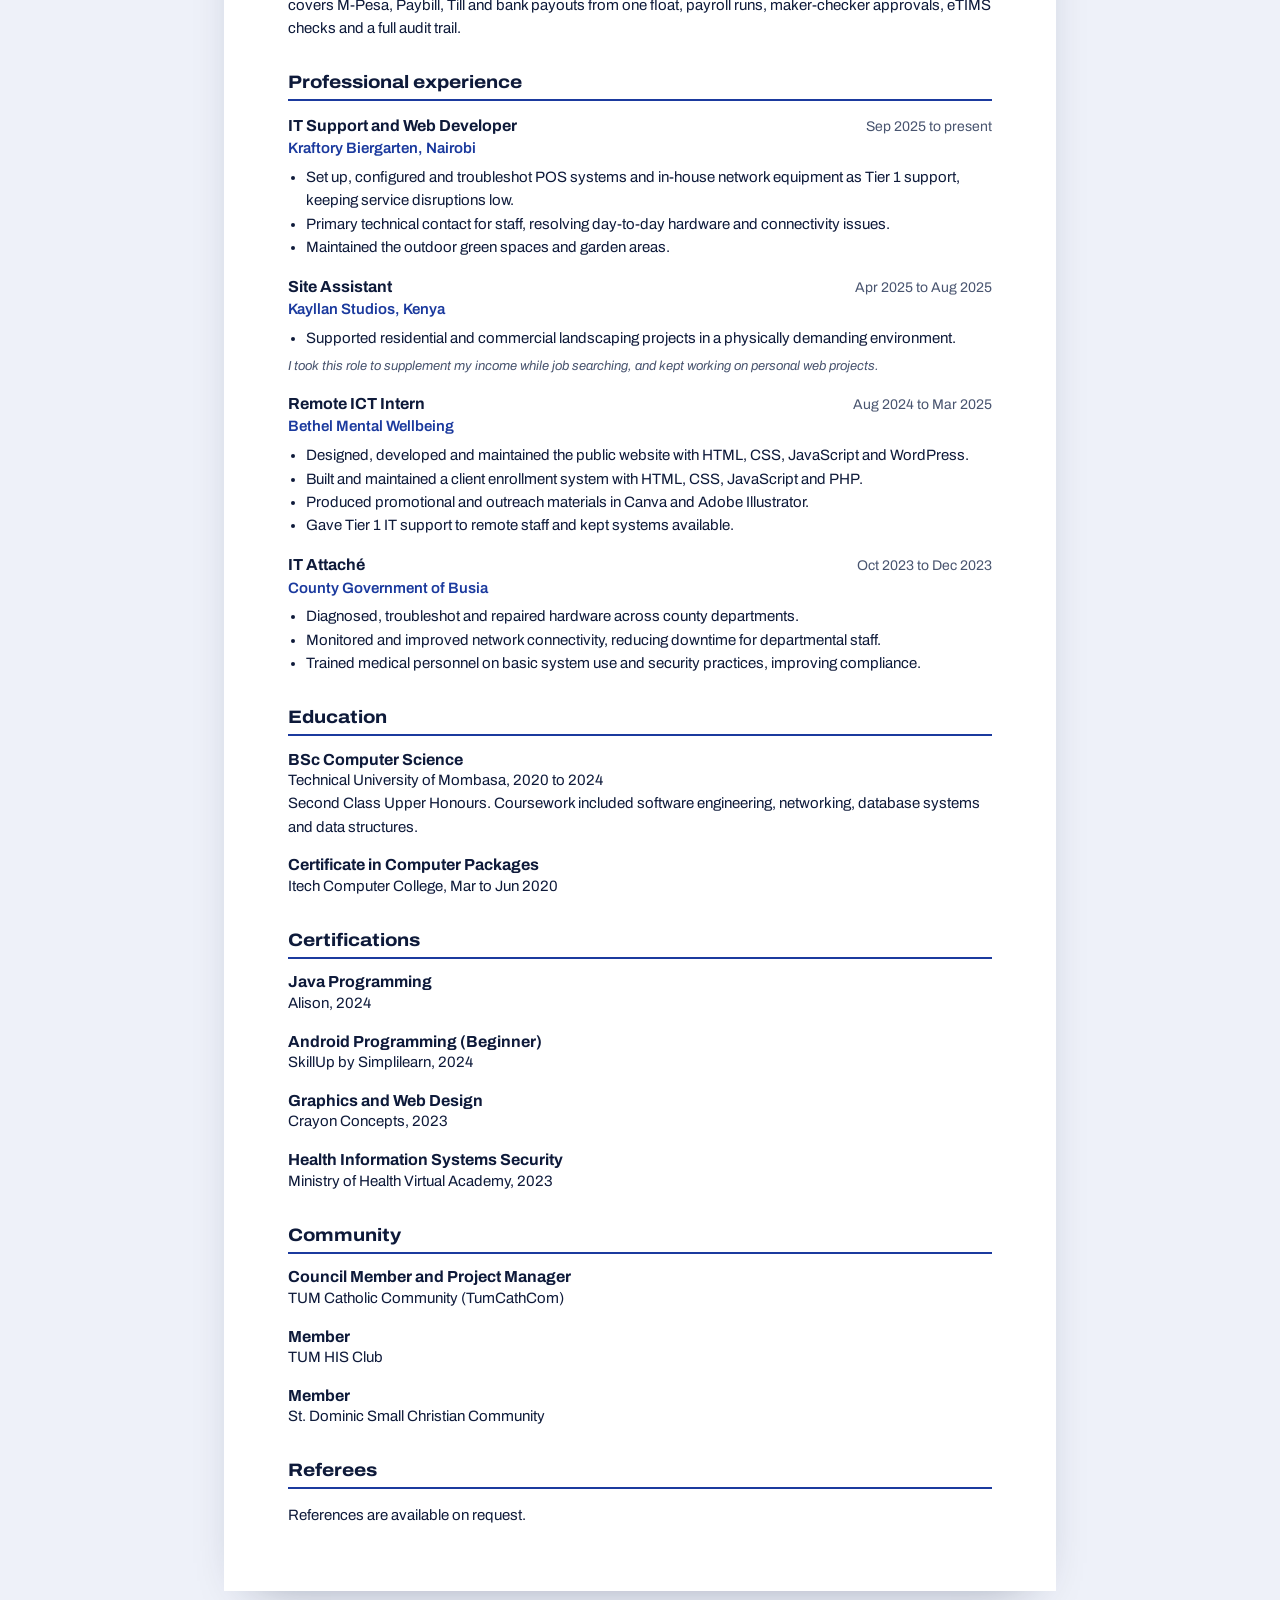
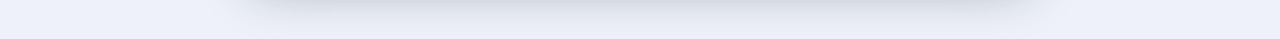
<file: cv.html>
<!DOCTYPE html>
<html lang="en">

<head>
  <meta charset="UTF-8">
  <meta name="viewport" content="width=device-width, initial-scale=1">
  <title>CV | Emmanuel Ongurapus</title>
  <meta name="description" content="Curriculum vitae of Emmanuel Ongurapus, web developer and IT support in Nairobi.">
  <meta name="theme-color" content="#1b3a9e">

  <link rel="icon" href="./assets/images/logo.ico" type="image/x-icon">
  <link rel="preconnect" href="https://fonts.googleapis.com">
  <link rel="preconnect" href="https://fonts.gstatic.com" crossorigin>
  <link href="https://fonts.googleapis.com/css2?family=Archivo:wdth,wght@62..125,100..900&display=swap" rel="stylesheet">
  <link rel="stylesheet" href="./assets/css/style.css">
  <link rel="stylesheet" href="./assets/css/cv.css">
</head>

<body class="cv-page">

  <header class="site-header">
    <div class="wrap cv-toolbar">
      <a class="home-link" href="./index.html">Back to portfolio</a>
      <button class="button button-small" type="button" data-download disabled>Download CV</button>
    </div>
  </header>

  <main class="cv-main">
    <p class="cv-status" role="status" data-cv-status>Preparing the CV…</p>
    <noscript><p class="cv-status">The CV is built from the portfolio with JavaScript. Turn JavaScript on to view and download it.</p></noscript>
    <article class="cv-sheet" data-cv hidden></article>
  </main>

  <script src="./assets/js/vendor/jspdf.umd.min.js"></script>
  <script src="./assets/js/cv.js"></script>
</body>

</html>
</file>
<file: assets/css/style.css>
:root {
  --cobalt: #1b3a9e;
  --cobalt-deep: #122a78;
  --ink: #0e1a3a;
  --slate: #48546f;
  --mist: #eef1f9;
  --white: #ffffff;
  --marigold: #ffc531;
  --line: #d3d9ea;
  --line-on-cobalt: rgba(255, 255, 255, 0.24);
  --text-on-cobalt: #dde4fb;

  --font: "Archivo", "Segoe UI", system-ui, sans-serif;
  --step-small: 0.875rem;
  --step-body: 1.0625rem;
  --step-lead: 1.25rem;
  --step-h3: 1.5rem;
  --step-h2: clamp(2.25rem, 5vw, 3.5rem);

  --gutter: clamp(1rem, 5vw, 3rem);
  --header-height: 4.5rem;
}

*, *::before, *::after { box-sizing: border-box; }

/* Keeps the "hidden" attribute working on elements that set their own display */
[hidden] { display: none !important; }

html { scroll-behavior: smooth; }

body {
  margin: 0;
  background: var(--white);
  color: var(--ink);
  font-family: var(--font);
  font-size: var(--step-body);
  line-height: 1.6;
}

h1, h2, h3, h4, p, ul, ol, dl, dd, figure, blockquote { margin: 0; padding: 0; }
ul, ol { list-style: none; }
img { display: block; max-width: 100%; height: auto; }
a { color: inherit; text-underline-offset: 0.2em; }

h1, h2, h3, h4 {
  line-height: 1.15;
  text-wrap: balance;
}

:focus-visible {
  outline: 3px solid var(--marigold);
  outline-offset: 3px;
}

.section :focus-visible { outline-color: var(--cobalt); }

[id] { scroll-margin-top: calc(var(--header-height) + 1rem); }

.wrap {
  width: min(100%, 76rem);
  margin-inline: auto;
  padding-inline: var(--gutter);
}

.skip-link {
  position: absolute;
  left: 1rem;
  top: -5rem;
  z-index: 20;
  padding: 0.6rem 1rem;
  background: var(--marigold);
  color: var(--ink);
}

.skip-link:focus { top: 1rem; }


/* Header */

.site-header {
  position: sticky;
  top: 0;
  z-index: 10;
  background: var(--cobalt);
  color: var(--white);
  border-bottom: 1px solid var(--line-on-cobalt);
}

.header-row {
  display: flex;
  align-items: center;
  gap: 2rem;
  min-height: var(--header-height);
}

.home-link {
  margin-right: auto;
  font-stretch: 118%;
  font-weight: 700;
  text-decoration: none;
}

.nav-list {
  display: flex;
  gap: 1.75rem;
}

.nav-list a {
  display: block;
  padding-block: 0.4rem;
  color: var(--text-on-cobalt);
  text-decoration: none;
}

.nav-list a:hover {
  color: var(--white);
  text-decoration: underline;
}


/* Buttons */

.button {
  display: inline-flex;
  align-items: center;
  justify-content: center;
  min-height: 3rem;
  padding: 0.6rem 1.4rem;
  border: 2px solid var(--marigold);
  border-radius: 4px;
  background: var(--marigold);
  color: var(--ink);
  font: inherit;
  font-weight: 650;
  text-decoration: none;
  cursor: pointer;
}

.button:hover { background: #ffd35e; border-color: #ffd35e; }

.button-small {
  min-height: 2.5rem;
  padding: 0.35rem 1rem;
  font-size: var(--step-small);
}

.button-outline {
  background: transparent;
  border-color: rgba(255, 255, 255, 0.6);
  color: var(--white);
}

.button-outline:hover { background: rgba(255, 255, 255, 0.1); border-color: var(--white); }

.button-solid {
  background: var(--cobalt);
  border-color: var(--cobalt);
  color: var(--white);
}

.button-solid:hover { background: var(--cobalt-deep); border-color: var(--cobalt-deep); }

.actions {
  display: flex;
  flex-wrap: wrap;
  align-items: center;
  gap: 0.75rem;
}


/* Project status: shape and text carry the meaning, colour only supports it */

.status {
  display: inline-flex;
  align-items: center;
  gap: 0.5rem;
  font-size: var(--step-small);
  font-weight: 600;
  white-space: nowrap;
}

.status::before {
  content: "";
  width: 0.7rem;
  height: 0.7rem;
  border: 2px solid currentColor;
  border-radius: 50%;
}

.status-live::before {
  background: var(--marigold);
  border-color: var(--marigold);
  box-shadow: 0 0 0 4px rgba(255, 197, 49, 0.3);
}

.status-done::before { background: currentColor; }


/* Hero */

.hero {
  background: var(--cobalt);
  color: var(--white);
  padding-block: clamp(2.5rem, 7vw, 5.5rem) clamp(3.5rem, 8vw, 6rem);
}

.hero-name {
  font-size: clamp(2.5rem, 12.6vw, 10.5rem);
  font-stretch: 125%;
  font-weight: 800;
  line-height: 0.94;
  letter-spacing: -0.025em;
}

.hero-grid {
  display: grid;
  grid-template-columns: minmax(0, 5fr) minmax(0, 6fr);
  gap: clamp(2rem, 6vw, 5rem);
  align-items: start;
  margin-top: clamp(2.5rem, 5vw, 4rem);
}

.hero-intro p {
  max-width: 34rem;
  margin-bottom: 2rem;
  color: var(--text-on-cobalt);
  font-size: var(--step-lead);
}

.board {
  border-top: 3px solid var(--white);
}

.board-title {
  padding-block: 0.9rem;
  font-size: var(--step-body);
  font-weight: 600;
}

.board li { border-top: 1px solid var(--line-on-cobalt); }

.board a {
  display: flex;
  flex-wrap: wrap;
  align-items: center;
  justify-content: space-between;
  gap: 0.35rem 1rem;
  padding-block: 1.05rem;
  text-decoration: none;
}

.board a:hover .board-name { text-decoration: underline; }

.board-name {
  font-size: var(--step-lead);
  font-stretch: 112%;
  font-weight: 650;
}


/* Sections */

.section { padding-block: clamp(4rem, 9vw, 7.5rem); }

.section-tint { background: var(--mist); }

.section-title {
  margin-bottom: clamp(2rem, 4vw, 3rem);
  font-size: var(--step-h2);
  font-stretch: 125%;
  font-weight: 800;
  letter-spacing: -0.02em;
}

.sub-title {
  margin: clamp(3.5rem, 7vw, 5.5rem) 0 1.5rem;
  font-size: var(--step-h3);
  font-stretch: 112%;
  font-weight: 700;
}


/* Featured live projects */

.feature + .feature {
  margin-top: clamp(4rem, 8vw, 6.5rem);
  padding-top: clamp(4rem, 8vw, 6.5rem);
  border-top: 1px solid var(--line);
}

.feature-head {
  display: grid;
  grid-template-columns: minmax(0, 5fr) minmax(0, 7fr);
  gap: 1.5rem clamp(2rem, 5vw, 4rem);
  align-items: start;
  margin-bottom: 2.5rem;
}

.feature-title {
  margin-bottom: 0.75rem;
  font-size: clamp(2rem, 4vw, 2.75rem);
  font-stretch: 125%;
  font-weight: 800;
}

.feature-head .status-live::before { box-shadow: 0 0 0 4px rgba(255, 197, 49, 0.4); }

.feature-lead {
  max-width: 40rem;
  font-size: var(--step-lead);
}

.browser {
  display: block;
  overflow: hidden;
  border: 1px solid var(--line);
  border-radius: 10px;
  box-shadow: 0 30px 60px -30px rgba(14, 26, 58, 0.4);
  text-decoration: none;
}

.browser-bar {
  display: block;
  padding: 0.6rem 1rem;
  background: var(--ink);
  color: var(--white);
  font-size: var(--step-small);
  text-align: center;
}

.browser img { width: 100%; }

.feature-list {
  display: grid;
  grid-template-columns: repeat(3, minmax(0, 1fr));
  gap: 2rem clamp(1.5rem, 4vw, 3rem);
  margin-block: 3rem 2.5rem;
}

.feature-list > div {
  padding-top: 1rem;
  border-top: 3px solid var(--cobalt);
}

.feature-list dt {
  margin-bottom: 0.35rem;
  font-weight: 700;
}

.feature-list dd { color: var(--slate); }


/* Other projects */

.project-list { border-bottom: 1px solid var(--line); }

.project {
  display: grid;
  grid-template-columns: minmax(0, 5fr) minmax(0, 7fr);
  gap: 1rem clamp(2rem, 5vw, 4rem);
  padding-block: 2.25rem;
  border-top: 1px solid var(--line);
}

.project-head h4 {
  margin-bottom: 0.6rem;
  font-size: var(--step-lead);
  font-stretch: 112%;
  font-weight: 700;
}

.project-head .status { color: var(--slate); }

.project-body p { max-width: 38rem; }

.project-body .stack {
  margin-top: 0.75rem;
  color: var(--cobalt);
  font-weight: 600;
}

.project-body .stack + p { margin-top: 0.75rem; }

.demo-login {
  display: grid;
  grid-template-columns: max-content minmax(0, 1fr);
  gap: 0.25rem 1.25rem;
  max-width: 28rem;
  margin-top: 0.75rem;
  padding: 0.9rem 1.1rem;
  border-radius: 8px;
  background: var(--mist);
}

.demo-login dt { color: var(--slate); }

.demo-login dd {
  font-weight: 600;
  overflow-wrap: anywhere;
  user-select: all;
}

.demo-note {
  margin-top: 0.5rem;
  color: var(--slate);
  font-size: var(--step-small);
}

.project-shot {
  width: min(100%, 18rem);
  margin-top: 1.5rem;
  border-radius: 8px;
}

.project-shot-wide {
  width: min(100%, 32rem);
  border: 1px solid var(--line);
}


/* Logos */

.logo-list {
  display: grid;
  grid-template-columns: repeat(3, minmax(0, 1fr));
  gap: clamp(0.75rem, 3vw, 2rem);
}

.logo-list img {
  width: 100%;
  aspect-ratio: 1;
  object-fit: contain;
  padding: clamp(0.5rem, 3vw, 2rem);
  border: 1px solid var(--line);
  background: var(--white);
}

.logo-list figcaption {
  margin-top: 0.75rem;
  color: var(--slate);
  font-size: var(--step-small);
}


/* About */

.about-grid {
  display: grid;
  grid-template-columns: minmax(0, 5fr) minmax(0, 7fr);
  gap: clamp(2rem, 6vw, 5rem);
  align-items: start;
}

.portrait img {
  width: 100%;
  border-radius: 8px;
}

.prose {
  display: grid;
  gap: 1.1rem;
  max-width: 38rem;
}

.about-grid .sub-title { margin-top: 3rem; }

.skills > div {
  display: grid;
  grid-template-columns: 11rem minmax(0, 1fr);
  gap: 0.25rem 1.5rem;
  padding-block: 1rem;
  border-top: 1px solid var(--line);
}

.skills dt { font-weight: 700; }


/* Experience: a real chronology, newest first */

.role {
  display: grid;
  grid-template-columns: 14rem minmax(0, 1fr);
  column-gap: clamp(1.5rem, 4vw, 3rem);
}

.role-dates {
  padding-top: 0.15rem;
  color: var(--slate);
  font-weight: 600;
}

.role-body {
  position: relative;
  padding: 0 0 3.5rem clamp(1.5rem, 4vw, 3rem);
  border-left: 2px solid var(--line);
}

.role:last-child .role-body { padding-bottom: 0; }

.role-body::before {
  content: "";
  position: absolute;
  left: -8px;
  top: 0.4rem;
  width: 14px;
  height: 14px;
  border: 3px solid var(--cobalt);
  border-radius: 50%;
  background: var(--white);
}

.role:first-child .role-body::before { background: var(--cobalt); }

.role-body h3 {
  font-size: var(--step-h3);
  font-stretch: 112%;
  font-weight: 700;
}

.role-org {
  margin-block: 0.25rem 1rem;
  color: var(--cobalt);
  font-weight: 600;
}

.role-body ul {
  display: grid;
  gap: 0.5rem;
  max-width: 44rem;
  padding-left: 1.1rem;
  list-style: disc;
}

.role-body li::marker { color: var(--cobalt); }

.role-note {
  max-width: 44rem;
  margin-top: 0.9rem;
  color: var(--slate);
  font-size: var(--step-small);
}

.quote {
  max-width: 42rem;
  margin-top: 1.75rem;
  padding: 1.5rem;
  border-radius: 8px;
  background: var(--mist);
}

.quote blockquote { font-size: var(--step-lead); line-height: 1.5; }

.quote blockquote p::before { content: "\201C"; }
.quote blockquote p::after { content: "\201D"; }

.quote figcaption {
  margin-top: 0.75rem;
  color: var(--slate);
  font-size: var(--step-small);
  font-weight: 600;
}


/* Education, certifications, community */

.columns {
  display: grid;
  grid-template-columns: repeat(3, minmax(0, 1fr));
  gap: 3rem clamp(1.5rem, 4vw, 3.5rem);
}

.column-title {
  padding-bottom: 1rem;
  border-bottom: 3px solid var(--cobalt);
  font-size: var(--step-h3);
  font-stretch: 112%;
  font-weight: 800;
}

.record-list li {
  padding-block: 1.1rem;
  border-bottom: 1px solid var(--line);
}

.record-list h3 { font-size: var(--step-body); font-weight: 700; }

.record-list p { margin-top: 0.25rem; color: var(--slate); }


/* Contact */

.contact {
  padding-block: clamp(4rem, 9vw, 7.5rem) 3rem;
  background: var(--cobalt);
  color: var(--white);
}

.contact-title {
  max-width: 22ch;
  font-size: var(--step-h2);
  font-stretch: 118%;
  font-weight: 800;
  letter-spacing: -0.02em;
}

.contact-email {
  margin-block: 2.5rem 1.5rem;
  font-size: clamp(1.125rem, 3.8vw, 2.5rem);
  font-weight: 600;
  overflow-wrap: anywhere;
}

.copy-status { color: var(--text-on-cobalt); }

.contact-list {
  display: grid;
  grid-template-columns: repeat(4, minmax(0, 1fr));
  gap: 1.5rem;
  margin-top: 4rem;
  padding-top: 2rem;
  border-top: 1px solid var(--line-on-cobalt);
}

.contact-list dt {
  color: var(--text-on-cobalt);
  font-size: var(--step-small);
}

.contact-list dd { font-weight: 600; overflow-wrap: anywhere; }

.footnote {
  margin-top: 3rem;
  color: var(--text-on-cobalt);
  font-size: var(--step-small);
}


/* Smaller screens */

@media (max-width: 60rem) {
  .hero-grid,
  .feature-head,
  .about-grid { grid-template-columns: minmax(0, 1fr); }

  .portrait { max-width: 28rem; }

  .feature-list { grid-template-columns: repeat(2, minmax(0, 1fr)); }

  .columns { grid-template-columns: minmax(0, 1fr); }

  .contact-list { grid-template-columns: repeat(2, minmax(0, 1fr)); }
}

@media (max-width: 44rem) {
  :root { --header-height: 0rem; }

  .site-header { position: static; }

  .header-row {
    flex-wrap: wrap;
    justify-content: space-between;
    gap: 0.5rem 1rem;
    padding-block: 0.75rem;
  }

  .home-link {
    margin-right: 0;
    font-size: 0.9375rem;
  }

  .button-small { order: 2; }

  nav { order: 3; width: 100%; }

  .nav-list { justify-content: space-between; gap: 0.5rem; }

  .feature-list,
  .project,
  .role,
  .skills > div { grid-template-columns: minmax(0, 1fr); }

  .role {
    padding-left: 1.5rem;
    border-left: 2px solid var(--line);
  }

  .role-dates { position: relative; margin-bottom: 0.4rem; }

  .role-dates::before {
    content: "";
    position: absolute;
    left: calc(-1.5rem - 8px);
    top: 0.45rem;
    width: 14px;
    height: 14px;
    border: 3px solid var(--cobalt);
    border-radius: 50%;
    background: var(--white);
  }

  .role:first-child .role-dates::before { background: var(--cobalt); }

  .role-body { padding: 0 0 3rem; border-left: 0; }

  .role-body::before { display: none; }
}

@media (max-width: 30rem) {
  .logo-list,
  .contact-list { grid-template-columns: minmax(0, 1fr); }

  .logo-list { max-width: 18rem; }
}

@media (prefers-reduced-motion: reduce) {
  html { scroll-behavior: auto; }
}

@media print {
  .site-header { position: static; }
  .skip-link, .actions { display: none; }
}
</file>
<file: assets/css/cv.css>
/* The CV page. Colours and buttons come from style.css. */

.cv-page { background: var(--mist); }

.cv-toolbar {
  display: flex;
  align-items: center;
  justify-content: space-between;
  gap: 1rem;
  min-height: 4.5rem;
}

.cv-toolbar .button:disabled {
  cursor: default;
  opacity: 0.55;
}

.cv-main { padding: clamp(1rem, 4vw, 3rem) var(--gutter); }

.cv-status {
  max-width: 52rem;
  margin: 0 auto 1.5rem;
  text-align: center;
}

.cv-sheet {
  max-width: 52rem;
  margin-inline: auto;
  padding: clamp(1.25rem, 6vw, 4rem);
  background: var(--white);
  box-shadow: 0 20px 50px -30px rgba(14, 26, 58, 0.45);
  font-size: 0.9375rem;
  line-height: 1.55;
}

.cv-sheet h1 {
  margin-bottom: 0.75rem;
  font-size: clamp(1.6rem, 5vw, 2.25rem);
  font-stretch: 118%;
  font-weight: 800;
  text-align: center;
}

.cv-sheet h2 {
  margin-bottom: 0.9rem;
  padding-bottom: 0.4rem;
  border-bottom: 2px solid var(--cobalt);
  font-size: 1.125rem;
  font-stretch: 112%;
  font-weight: 750;
}

.cv-sheet h3 { font-size: 1rem; font-weight: 700; }

.cv-contact {
  display: flex;
  flex-wrap: wrap;
  justify-content: center;
  gap: 0.15rem 1.25rem;
  color: var(--slate);
  overflow-wrap: anywhere;
}

.cv-section { margin-top: 2rem; }

.cv-section > p + p { margin-top: 0.5rem; }

.cv-entry + .cv-entry { margin-top: 1.1rem; }

.cv-entry-head {
  display: flex;
  flex-wrap: wrap;
  align-items: baseline;
  justify-content: space-between;
  gap: 0 1rem;
}

.cv-aside { color: var(--slate); font-size: 0.875rem; }

.cv-meta { color: var(--cobalt); font-weight: 600; }

.cv-entry .cv-contact { justify-content: flex-start; }

.cv-sheet .cv-points {
  margin-top: 0.35rem;
  padding-left: 1.1rem;
  list-style: disc;
}

.cv-note {
  margin-top: 0.35rem;
  color: var(--slate);
  font-size: 0.8125rem;
  font-style: italic;
}

@media print {
  .site-header, .cv-status { display: none; }
  .cv-page { background: var(--white); }
  .cv-main { padding: 0; }
  .cv-sheet { max-width: none; padding: 0; box-shadow: none; }
  .cv-entry, .cv-sheet h2 { break-inside: avoid; }
  .cv-sheet h2 { break-after: avoid; }
}
</file>
